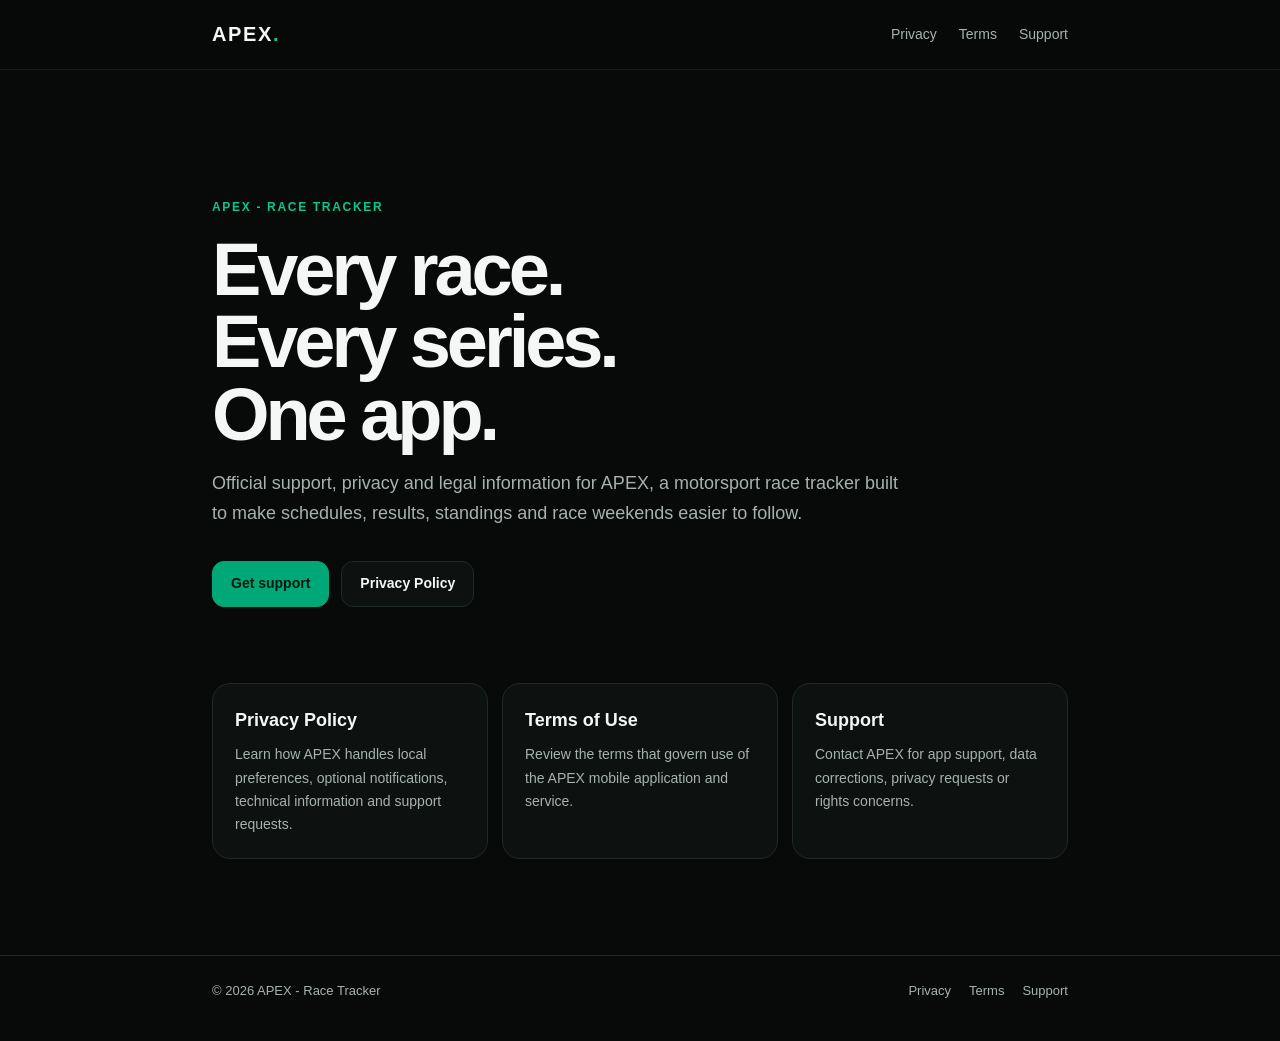
<file: index.html>
<!doctype html>
<html lang="en-CA">
<head>
  <meta charset="utf-8">
  <meta name="viewport" content="width=device-width,initial-scale=1">
  <meta name="theme-color" content="#070a09">
  <meta name="description" content="Official support and legal information for APEX - Race Tracker.">
  <title>APEX - Race Tracker</title>
  <link rel="stylesheet" href="styles.css">
</head>
<body>
  <header class="site-header">
    <nav class="nav" aria-label="Primary">
      <a class="brand" href="./">APEX<span class="brand-dot">.</span></a>
      <div class="nav-links">
        <a href="privacy/">Privacy</a>
        <a href="terms/">Terms</a>
        <a href="support/">Support</a>
      </div>
    </nav>
  </header>
  <main>
    <section class="hero">
      <div class="eyebrow">APEX - Race Tracker</div>
      <h1>Every race.<br>Every series.<br>One app.</h1>
      <p class="hero-copy">Official support, privacy and legal information for APEX, a motorsport race tracker built to make schedules, results, standings and race weekends easier to follow.</p>
      <div class="actions">
        <a class="button primary" href="support/">Get support</a>
        <a class="button" href="privacy/">Privacy Policy</a>
      </div>
    </section>
    <section class="grid" aria-label="APEX information">
      <a class="card" href="privacy/">
        <h2>Privacy Policy</h2>
        <p>Learn how APEX handles local preferences, optional notifications, technical information and support requests.</p>
      </a>
      <a class="card" href="terms/">
        <h2>Terms of Use</h2>
        <p>Review the terms that govern use of the APEX mobile application and service.</p>
      </a>
      <a class="card" href="support/">
        <h2>Support</h2>
        <p>Contact APEX for app support, data corrections, privacy requests or rights concerns.</p>
      </a>
    </section>
  </main>
  <footer class="footer">
    <div class="footer-inner">
      <span>© 2026 APEX - Race Tracker</span>
      <div class="footer-links">
        <a href="privacy/">Privacy</a>
        <a href="terms/">Terms</a>
        <a href="support/">Support</a>
      </div>
    </div>
  </footer>
</body>
</html>
</file>
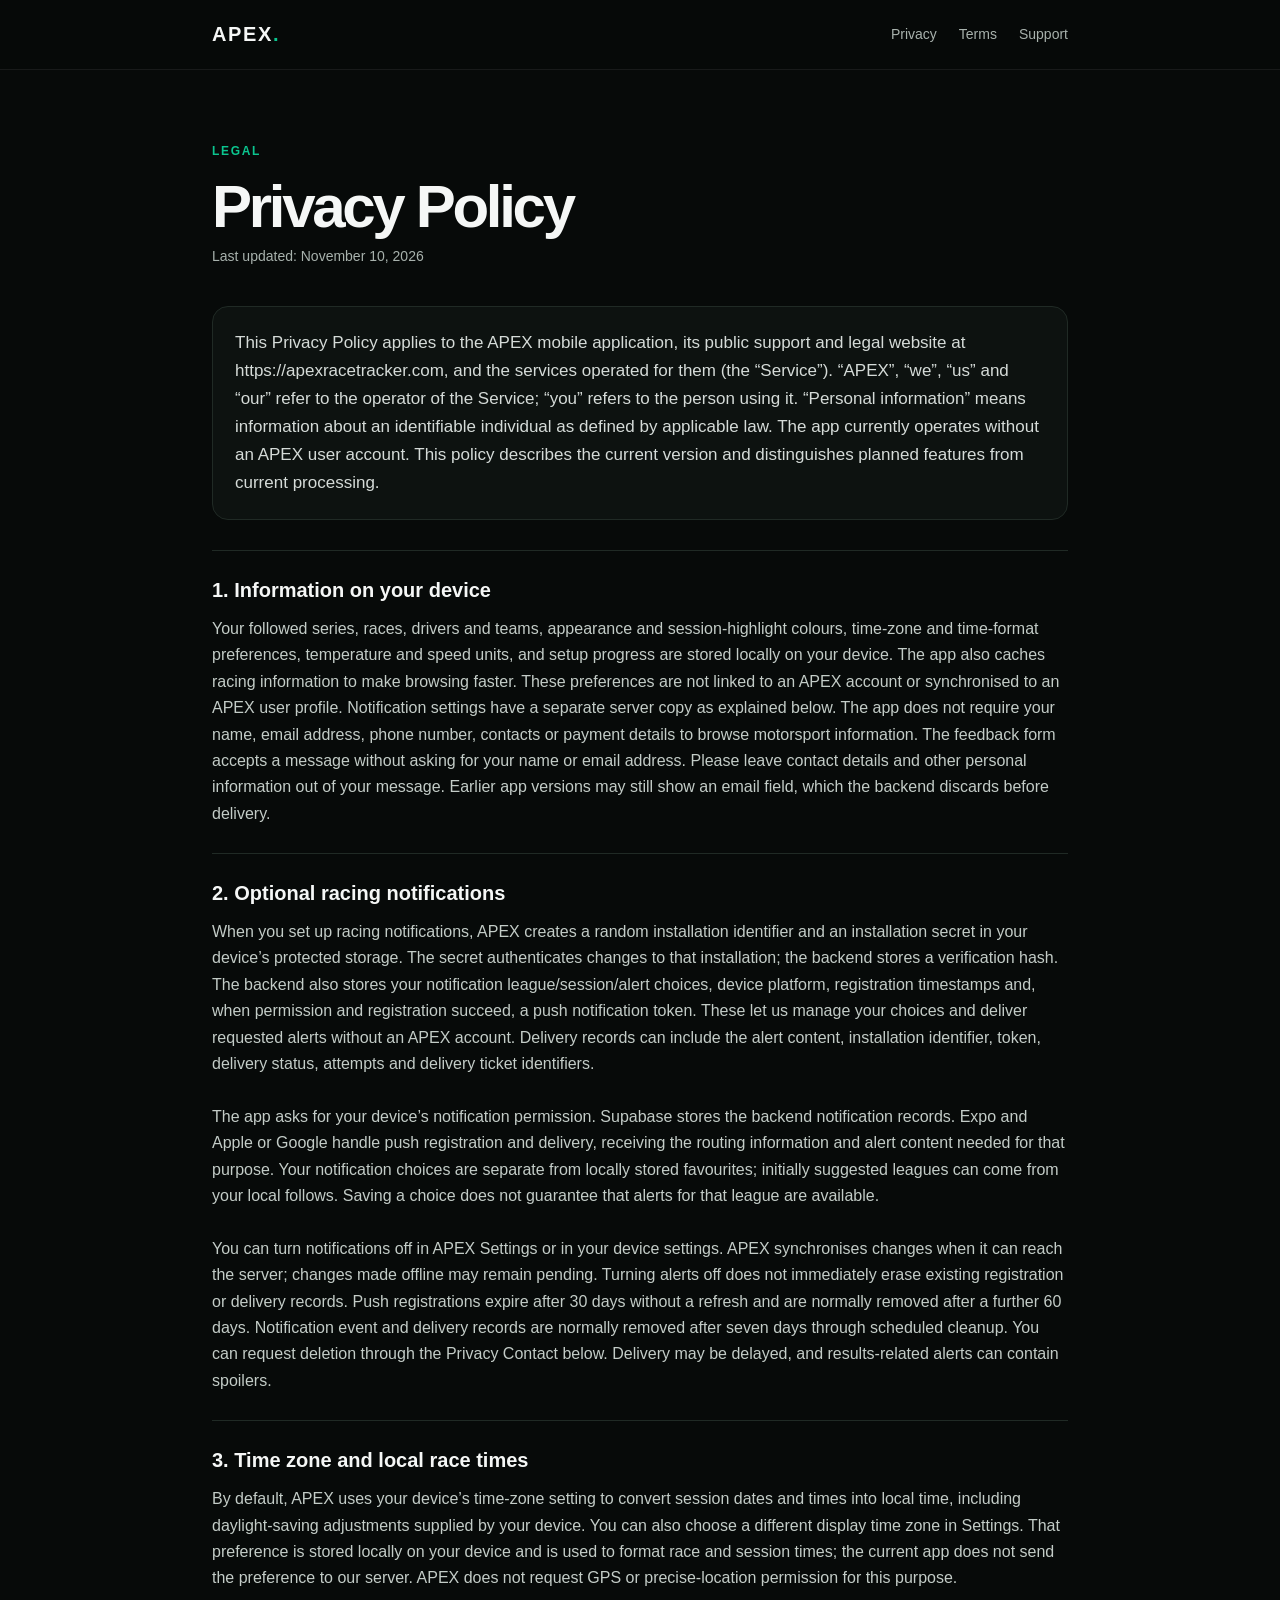
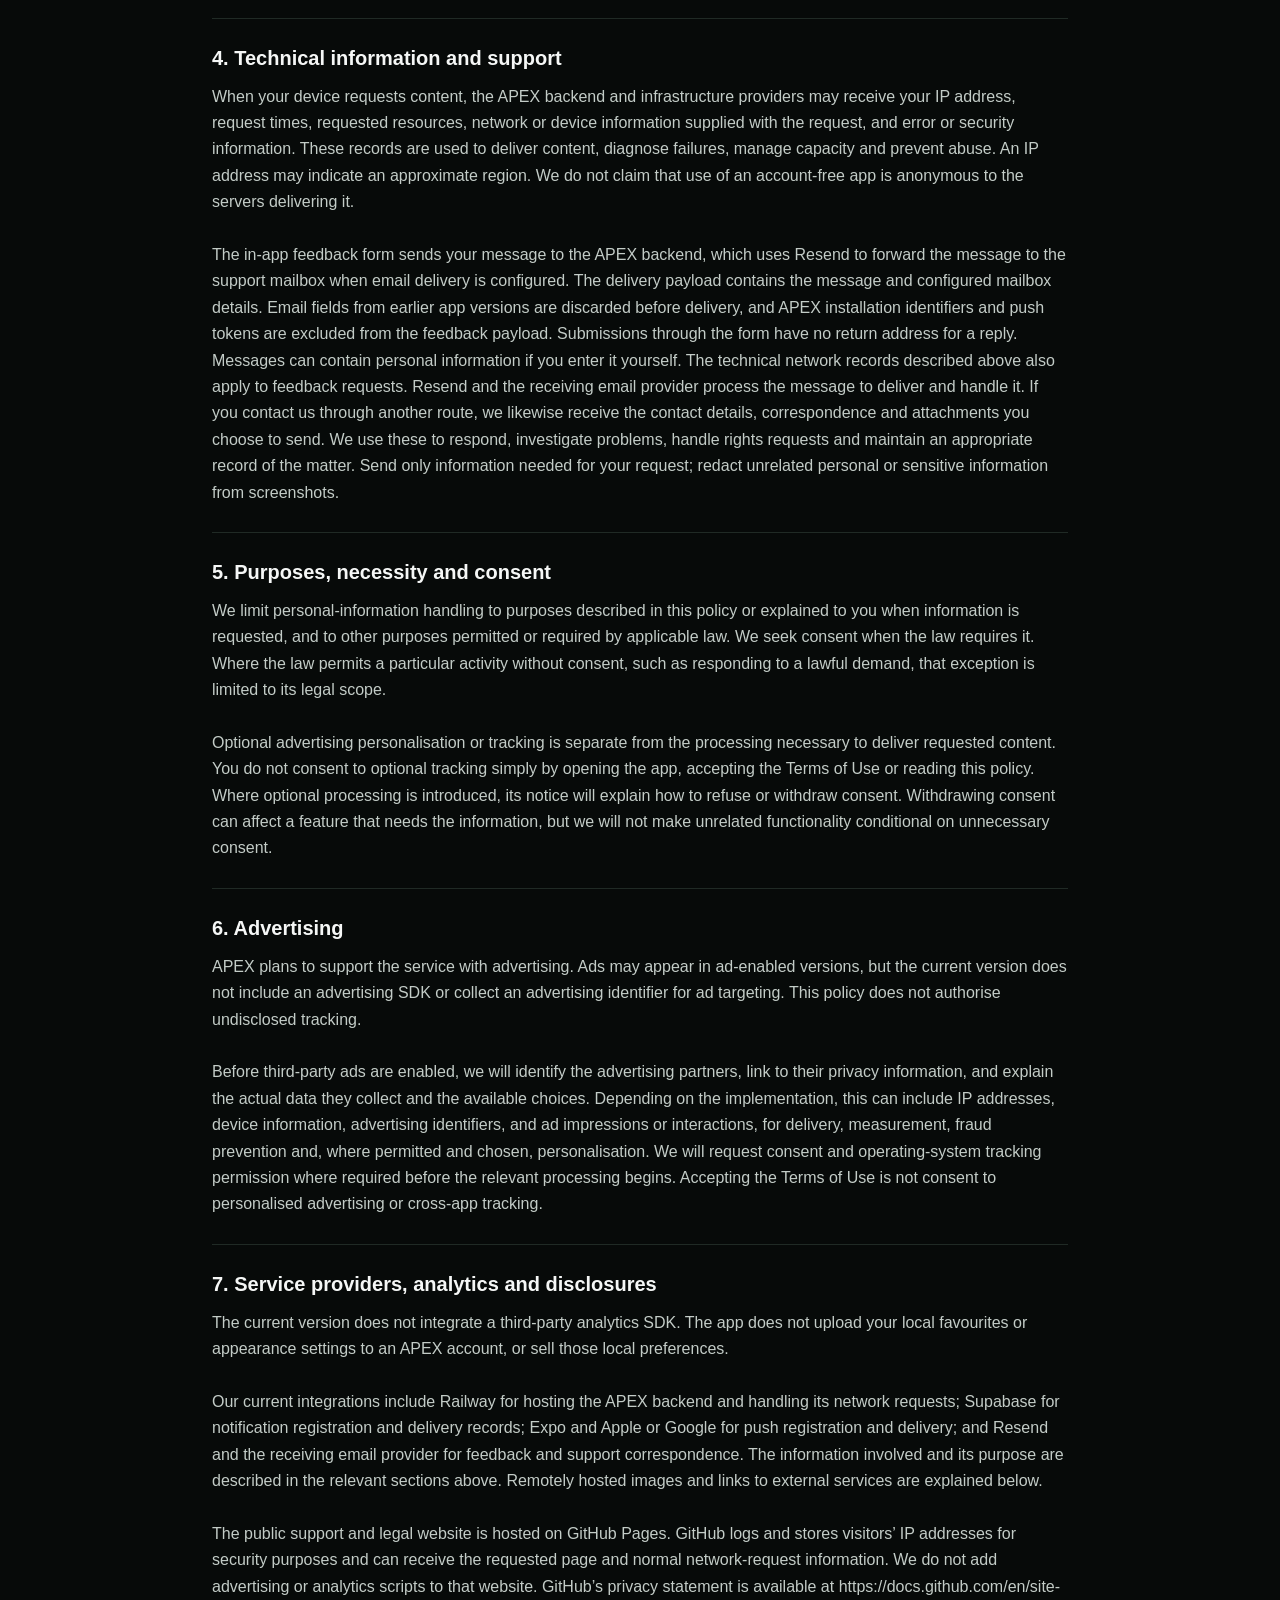
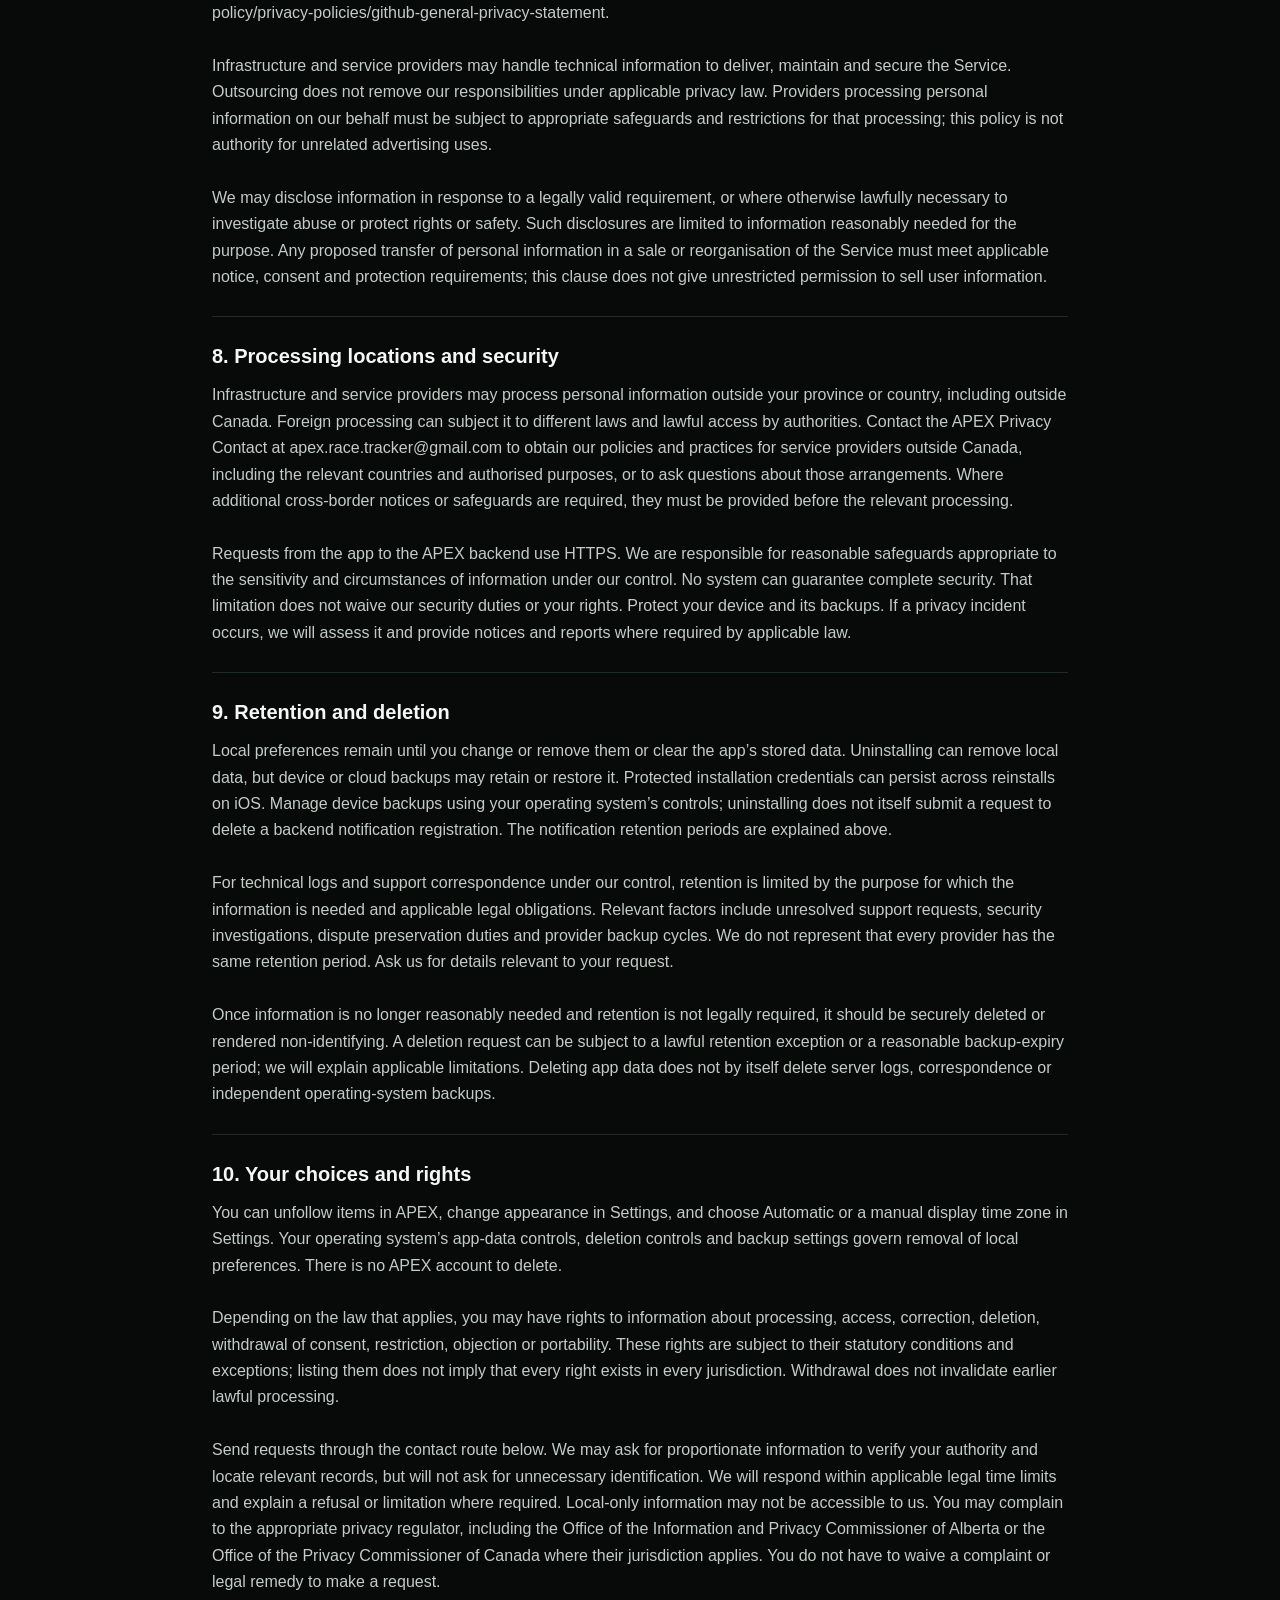
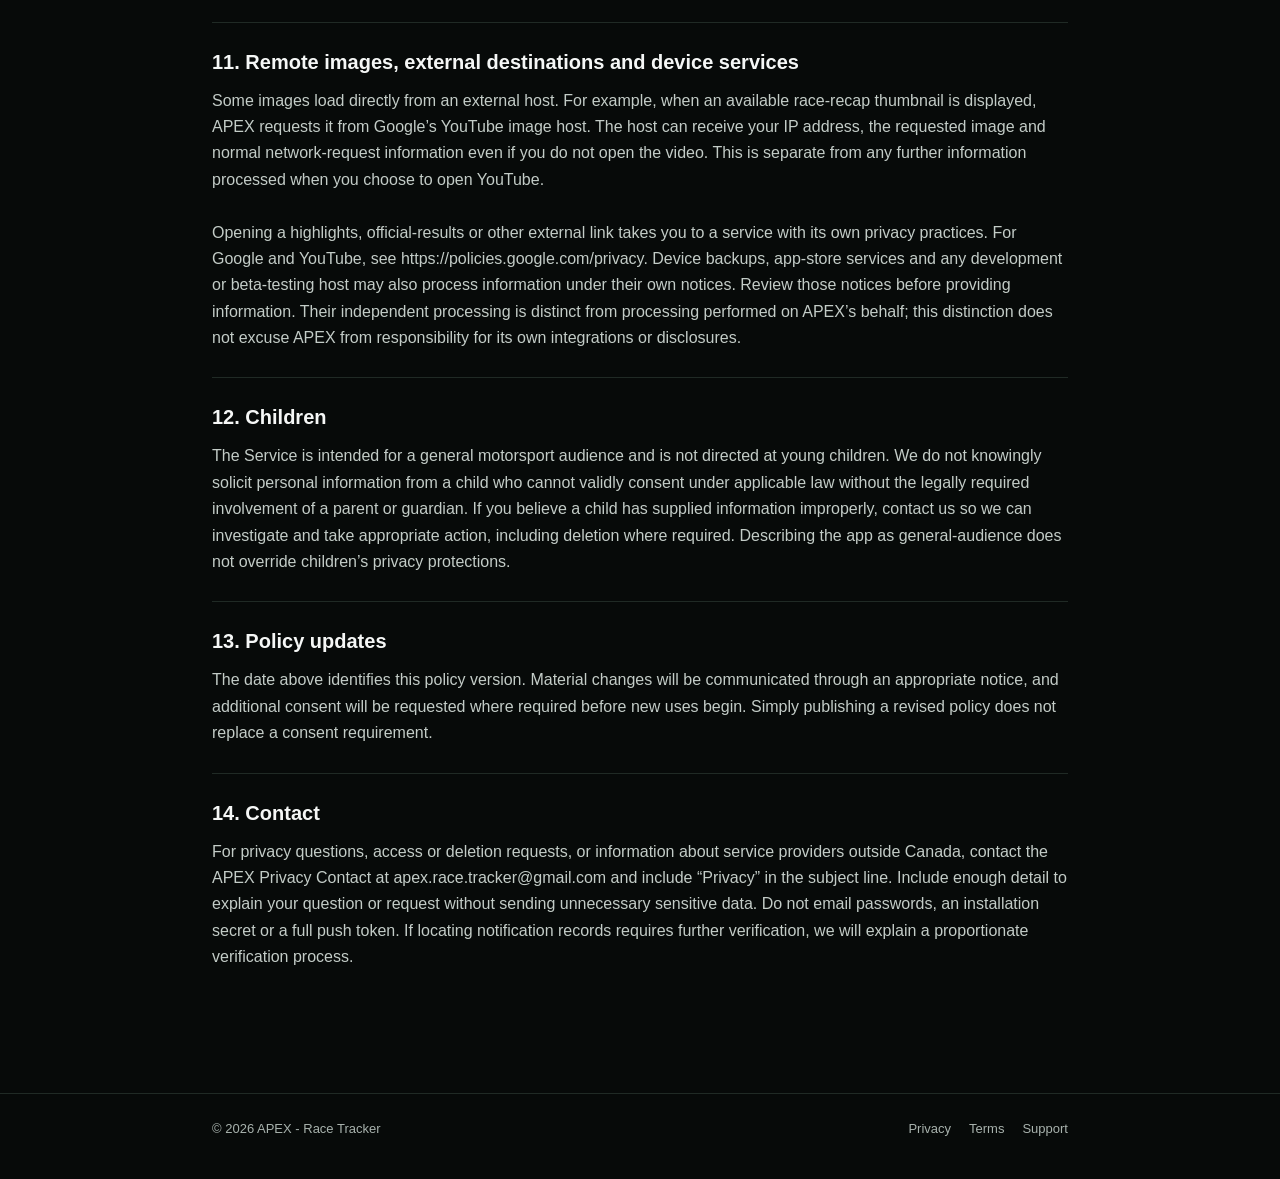
<file: privacy/index.html>
<!doctype html>
<html lang="en-CA">
<head>
  <meta charset="utf-8">
  <meta name="viewport" content="width=device-width,initial-scale=1">
  <meta name="theme-color" content="#070a09">
  <meta name="description" content="Privacy Policy for APEX - Race Tracker.">
  <title>Privacy Policy | APEX</title>
  <link rel="stylesheet" href="../styles.css">
</head>
<body>
  <header class="site-header">
    <nav class="nav" aria-label="Primary">
      <a class="brand" href="../">APEX<span class="brand-dot">.</span></a>
      <div class="nav-links">
        <a href="../privacy/">Privacy</a>
        <a href="../terms/">Terms</a>
        <a href="../support/">Support</a>
      </div>
    </nav>
  </header>
  <main>
    <div class="eyebrow">Legal</div>
    <h1 class="page-title" id="legal-title">Privacy Policy</h1>
    <div class="updated" id="legal-updated">Last updated: November 10, 2026</div>
    <div class="intro" id="legal-intro">This Privacy Policy applies to the APEX mobile application, its public support and legal website at https://apexracetracker.com, and the services operated for them (the “Service”). “APEX”, “we”, “us” and “our” refer to the operator of the Service; “you” refers to the person using it. “Personal information” means information about an identifiable individual as defined by applicable law. The app currently operates without an APEX user account. This policy describes the current version and distinguishes planned features from current processing.</div>
    <div id="legal-sections">
      <section class="legal-section">
        <h2>1. Information on your device</h2>
        <p>Your followed series, races, drivers and teams, appearance and session-highlight colours, time-zone and time-format preferences, temperature and speed units, and setup progress are stored locally on your device. The app also caches racing information to make browsing faster. These preferences are not linked to an APEX account or synchronised to an APEX user profile. Notification settings have a separate server copy as explained below. The app does not require your name, email address, phone number, contacts or payment details to browse motorsport information. The feedback form accepts a message without asking for your name or email address. Please leave contact details and other personal information out of your message. Earlier app versions may still show an email field, which the backend discards before delivery.</p>
      </section>
      <section class="legal-section">
        <h2>2. Optional racing notifications</h2>
        <p>When you set up racing notifications, APEX creates a random installation identifier and an installation secret in your device’s protected storage. The secret authenticates changes to that installation; the backend stores a verification hash. The backend also stores your notification league/session/alert choices, device platform, registration timestamps and, when permission and registration succeed, a push notification token. These let us manage your choices and deliver requested alerts without an APEX account. Delivery records can include the alert content, installation identifier, token, delivery status, attempts and delivery ticket identifiers.

The app asks for your device’s notification permission. Supabase stores the backend notification records. Expo and Apple or Google handle push registration and delivery, receiving the routing information and alert content needed for that purpose. Your notification choices are separate from locally stored favourites; initially suggested leagues can come from your local follows. Saving a choice does not guarantee that alerts for that league are available.

You can turn notifications off in APEX Settings or in your device settings. APEX synchronises changes when it can reach the server; changes made offline may remain pending. Turning alerts off does not immediately erase existing registration or delivery records. Push registrations expire after 30 days without a refresh and are normally removed after a further 60 days. Notification event and delivery records are normally removed after seven days through scheduled cleanup. You can request deletion through the Privacy Contact below. Delivery may be delayed, and results-related alerts can contain spoilers.</p>
      </section>
      <section class="legal-section">
        <h2>3. Time zone and local race times</h2>
        <p>By default, APEX uses your device’s time-zone setting to convert session dates and times into local time, including daylight-saving adjustments supplied by your device. You can also choose a different display time zone in Settings. That preference is stored locally on your device and is used to format race and session times; the current app does not send the preference to our server. APEX does not request GPS or precise-location permission for this purpose.</p>
      </section>
      <section class="legal-section">
        <h2>4. Technical information and support</h2>
        <p>When your device requests content, the APEX backend and infrastructure providers may receive your IP address, request times, requested resources, network or device information supplied with the request, and error or security information. These records are used to deliver content, diagnose failures, manage capacity and prevent abuse. An IP address may indicate an approximate region. We do not claim that use of an account-free app is anonymous to the servers delivering it.

The in-app feedback form sends your message to the APEX backend, which uses Resend to forward the message to the support mailbox when email delivery is configured. The delivery payload contains the message and configured mailbox details. Email fields from earlier app versions are discarded before delivery, and APEX installation identifiers and push tokens are excluded from the feedback payload. Submissions through the form have no return address for a reply. Messages can contain personal information if you enter it yourself. The technical network records described above also apply to feedback requests. Resend and the receiving email provider process the message to deliver and handle it. If you contact us through another route, we likewise receive the contact details, correspondence and attachments you choose to send. We use these to respond, investigate problems, handle rights requests and maintain an appropriate record of the matter. Send only information needed for your request; redact unrelated personal or sensitive information from screenshots.</p>
      </section>
      <section class="legal-section">
        <h2>5. Purposes, necessity and consent</h2>
        <p>We limit personal-information handling to purposes described in this policy or explained to you when information is requested, and to other purposes permitted or required by applicable law. We seek consent when the law requires it. Where the law permits a particular activity without consent, such as responding to a lawful demand, that exception is limited to its legal scope.

Optional advertising personalisation or tracking is separate from the processing necessary to deliver requested content. You do not consent to optional tracking simply by opening the app, accepting the Terms of Use or reading this policy. Where optional processing is introduced, its notice will explain how to refuse or withdraw consent. Withdrawing consent can affect a feature that needs the information, but we will not make unrelated functionality conditional on unnecessary consent.</p>
      </section>
      <section class="legal-section">
        <h2>6. Advertising</h2>
        <p>APEX plans to support the service with advertising. Ads may appear in ad-enabled versions, but the current version does not include an advertising SDK or collect an advertising identifier for ad targeting. This policy does not authorise undisclosed tracking.

Before third-party ads are enabled, we will identify the advertising partners, link to their privacy information, and explain the actual data they collect and the available choices. Depending on the implementation, this can include IP addresses, device information, advertising identifiers, and ad impressions or interactions, for delivery, measurement, fraud prevention and, where permitted and chosen, personalisation. We will request consent and operating-system tracking permission where required before the relevant processing begins. Accepting the Terms of Use is not consent to personalised advertising or cross-app tracking.</p>
      </section>
      <section class="legal-section">
        <h2>7. Service providers, analytics and disclosures</h2>
        <p>The current version does not integrate a third-party analytics SDK. The app does not upload your local favourites or appearance settings to an APEX account, or sell those local preferences.

Our current integrations include Railway for hosting the APEX backend and handling its network requests; Supabase for notification registration and delivery records; Expo and Apple or Google for push registration and delivery; and Resend and the receiving email provider for feedback and support correspondence. The information involved and its purpose are described in the relevant sections above. Remotely hosted images and links to external services are explained below.

The public support and legal website is hosted on GitHub Pages. GitHub logs and stores visitors’ IP addresses for security purposes and can receive the requested page and normal network-request information. We do not add advertising or analytics scripts to that website. GitHub’s privacy statement is available at https://docs.github.com/en/site-policy/privacy-policies/github-general-privacy-statement.

Infrastructure and service providers may handle technical information to deliver, maintain and secure the Service. Outsourcing does not remove our responsibilities under applicable privacy law. Providers processing personal information on our behalf must be subject to appropriate safeguards and restrictions for that processing; this policy is not authority for unrelated advertising uses.

We may disclose information in response to a legally valid requirement, or where otherwise lawfully necessary to investigate abuse or protect rights or safety. Such disclosures are limited to information reasonably needed for the purpose. Any proposed transfer of personal information in a sale or reorganisation of the Service must meet applicable notice, consent and protection requirements; this clause does not give unrestricted permission to sell user information.</p>
      </section>
      <section class="legal-section">
        <h2>8. Processing locations and security</h2>
        <p>Infrastructure and service providers may process personal information outside your province or country, including outside Canada. Foreign processing can subject it to different laws and lawful access by authorities. Contact the APEX Privacy Contact at apex.race.tracker@gmail.com to obtain our policies and practices for service providers outside Canada, including the relevant countries and authorised purposes, or to ask questions about those arrangements. Where additional cross-border notices or safeguards are required, they must be provided before the relevant processing.

Requests from the app to the APEX backend use HTTPS. We are responsible for reasonable safeguards appropriate to the sensitivity and circumstances of information under our control. No system can guarantee complete security. That limitation does not waive our security duties or your rights. Protect your device and its backups. If a privacy incident occurs, we will assess it and provide notices and reports where required by applicable law.</p>
      </section>
      <section class="legal-section">
        <h2>9. Retention and deletion</h2>
        <p>Local preferences remain until you change or remove them or clear the app’s stored data. Uninstalling can remove local data, but device or cloud backups may retain or restore it. Protected installation credentials can persist across reinstalls on iOS. Manage device backups using your operating system’s controls; uninstalling does not itself submit a request to delete a backend notification registration. The notification retention periods are explained above.

For technical logs and support correspondence under our control, retention is limited by the purpose for which the information is needed and applicable legal obligations. Relevant factors include unresolved support requests, security investigations, dispute preservation duties and provider backup cycles. We do not represent that every provider has the same retention period. Ask us for details relevant to your request.

Once information is no longer reasonably needed and retention is not legally required, it should be securely deleted or rendered non-identifying. A deletion request can be subject to a lawful retention exception or a reasonable backup-expiry period; we will explain applicable limitations. Deleting app data does not by itself delete server logs, correspondence or independent operating-system backups.</p>
      </section>
      <section class="legal-section">
        <h2>10. Your choices and rights</h2>
        <p>You can unfollow items in APEX, change appearance in Settings, and choose Automatic or a manual display time zone in Settings. Your operating system’s app-data controls, deletion controls and backup settings govern removal of local preferences. There is no APEX account to delete.

Depending on the law that applies, you may have rights to information about processing, access, correction, deletion, withdrawal of consent, restriction, objection or portability. These rights are subject to their statutory conditions and exceptions; listing them does not imply that every right exists in every jurisdiction. Withdrawal does not invalidate earlier lawful processing.

Send requests through the contact route below. We may ask for proportionate information to verify your authority and locate relevant records, but will not ask for unnecessary identification. We will respond within applicable legal time limits and explain a refusal or limitation where required. Local-only information may not be accessible to us. You may complain to the appropriate privacy regulator, including the Office of the Information and Privacy Commissioner of Alberta or the Office of the Privacy Commissioner of Canada where their jurisdiction applies. You do not have to waive a complaint or legal remedy to make a request.</p>
      </section>
      <section class="legal-section">
        <h2>11. Remote images, external destinations and device services</h2>
        <p>Some images load directly from an external host. For example, when an available race-recap thumbnail is displayed, APEX requests it from Google’s YouTube image host. The host can receive your IP address, the requested image and normal network-request information even if you do not open the video. This is separate from any further information processed when you choose to open YouTube.

Opening a highlights, official-results or other external link takes you to a service with its own privacy practices. For Google and YouTube, see https://policies.google.com/privacy. Device backups, app-store services and any development or beta-testing host may also process information under their own notices. Review those notices before providing information. Their independent processing is distinct from processing performed on APEX’s behalf; this distinction does not excuse APEX from responsibility for its own integrations or disclosures.</p>
      </section>
      <section class="legal-section">
        <h2>12. Children</h2>
        <p>The Service is intended for a general motorsport audience and is not directed at young children. We do not knowingly solicit personal information from a child who cannot validly consent under applicable law without the legally required involvement of a parent or guardian. If you believe a child has supplied information improperly, contact us so we can investigate and take appropriate action, including deletion where required. Describing the app as general-audience does not override children’s privacy protections.</p>
      </section>
      <section class="legal-section">
        <h2>13. Policy updates</h2>
        <p>The date above identifies this policy version. Material changes will be communicated through an appropriate notice, and additional consent will be requested where required before new uses begin. Simply publishing a revised policy does not replace a consent requirement.</p>
      </section>
      <section class="legal-section">
        <h2>14. Contact</h2>
        <p>For privacy questions, access or deletion requests, or information about service providers outside Canada, contact the APEX Privacy Contact at apex.race.tracker@gmail.com and include “Privacy” in the subject line. Include enough detail to explain your question or request without sending unnecessary sensitive data. Do not email passwords, an installation secret or a full push token. If locating notification records requires further verification, we will explain a proportionate verification process.</p>
      </section>
    </div>
  </main>
  <footer class="footer">
    <div class="footer-inner">
      <span>© 2026 APEX - Race Tracker</span>
      <div class="footer-links">
        <a href="../privacy/">Privacy</a>
        <a href="../terms/">Terms</a>
        <a href="../support/">Support</a>
      </div>
    </div>
  </footer>
</body>
</html>
</file>
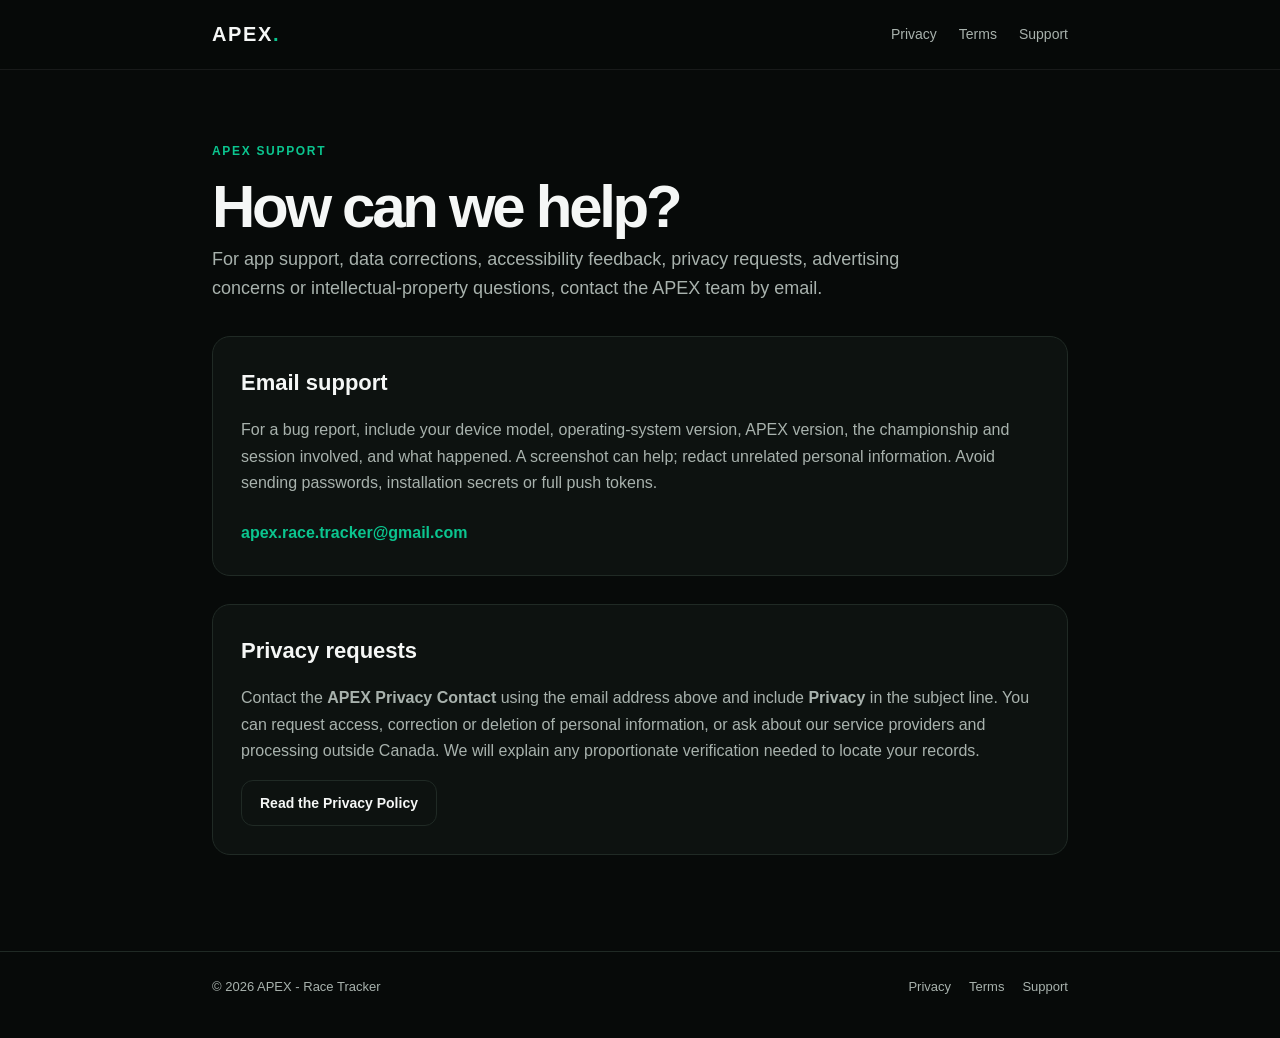
<file: support/index.html>
<!doctype html>
<html lang="en-CA">
<head>
  <meta charset="utf-8">
  <meta name="viewport" content="width=device-width,initial-scale=1">
  <meta name="theme-color" content="#070a09">
  <meta name="description" content="Support for APEX - Race Tracker.">
  <title>Support | APEX</title>
  <link rel="stylesheet" href="../styles.css">
</head>
<body>
  <header class="site-header">
    <nav class="nav" aria-label="Primary">
      <a class="brand" href="../">APEX<span class="brand-dot">.</span></a>
      <div class="nav-links">
        <a href="../privacy/">Privacy</a>
        <a href="../terms/">Terms</a>
        <a href="../support/">Support</a>
      </div>
    </nav>
  </header>
  <main>
    <div class="eyebrow">APEX Support</div>
    <h1 class="page-title">How can we help?</h1>
    <p class="hero-copy">For app support, data corrections, accessibility feedback, privacy requests, advertising concerns or intellectual-property questions, contact the APEX team by email.</p>
    <section class="support-box">
      <h2>Email support</h2>
      <p>For a bug report, include your device model, operating-system version, APEX version, the championship and session involved, and what happened. A screenshot can help; redact unrelated personal information. Avoid sending passwords, installation secrets or full push tokens.</p>
      <a class="email" href="mailto:apex.race.tracker@gmail.com">apex.race.tracker@gmail.com</a>
    </section>
    <section class="support-box">
      <h2>Privacy requests</h2>
      <p>Contact the <strong>APEX Privacy Contact</strong> using the email address above and include <strong>Privacy</strong> in the subject line. You can request access, correction or deletion of personal information, or ask about our service providers and processing outside Canada. We will explain any proportionate verification needed to locate your records.</p>
      <a class="button" href="../privacy/">Read the Privacy Policy</a>
    </section>
  </main>
  <footer class="footer">
    <div class="footer-inner">
      <span>© 2026 APEX - Race Tracker</span>
      <div class="footer-links">
        <a href="../privacy/">Privacy</a>
        <a href="../terms/">Terms</a>
        <a href="../support/">Support</a>
      </div>
    </div>
  </footer>
</body>
</html>
</file>
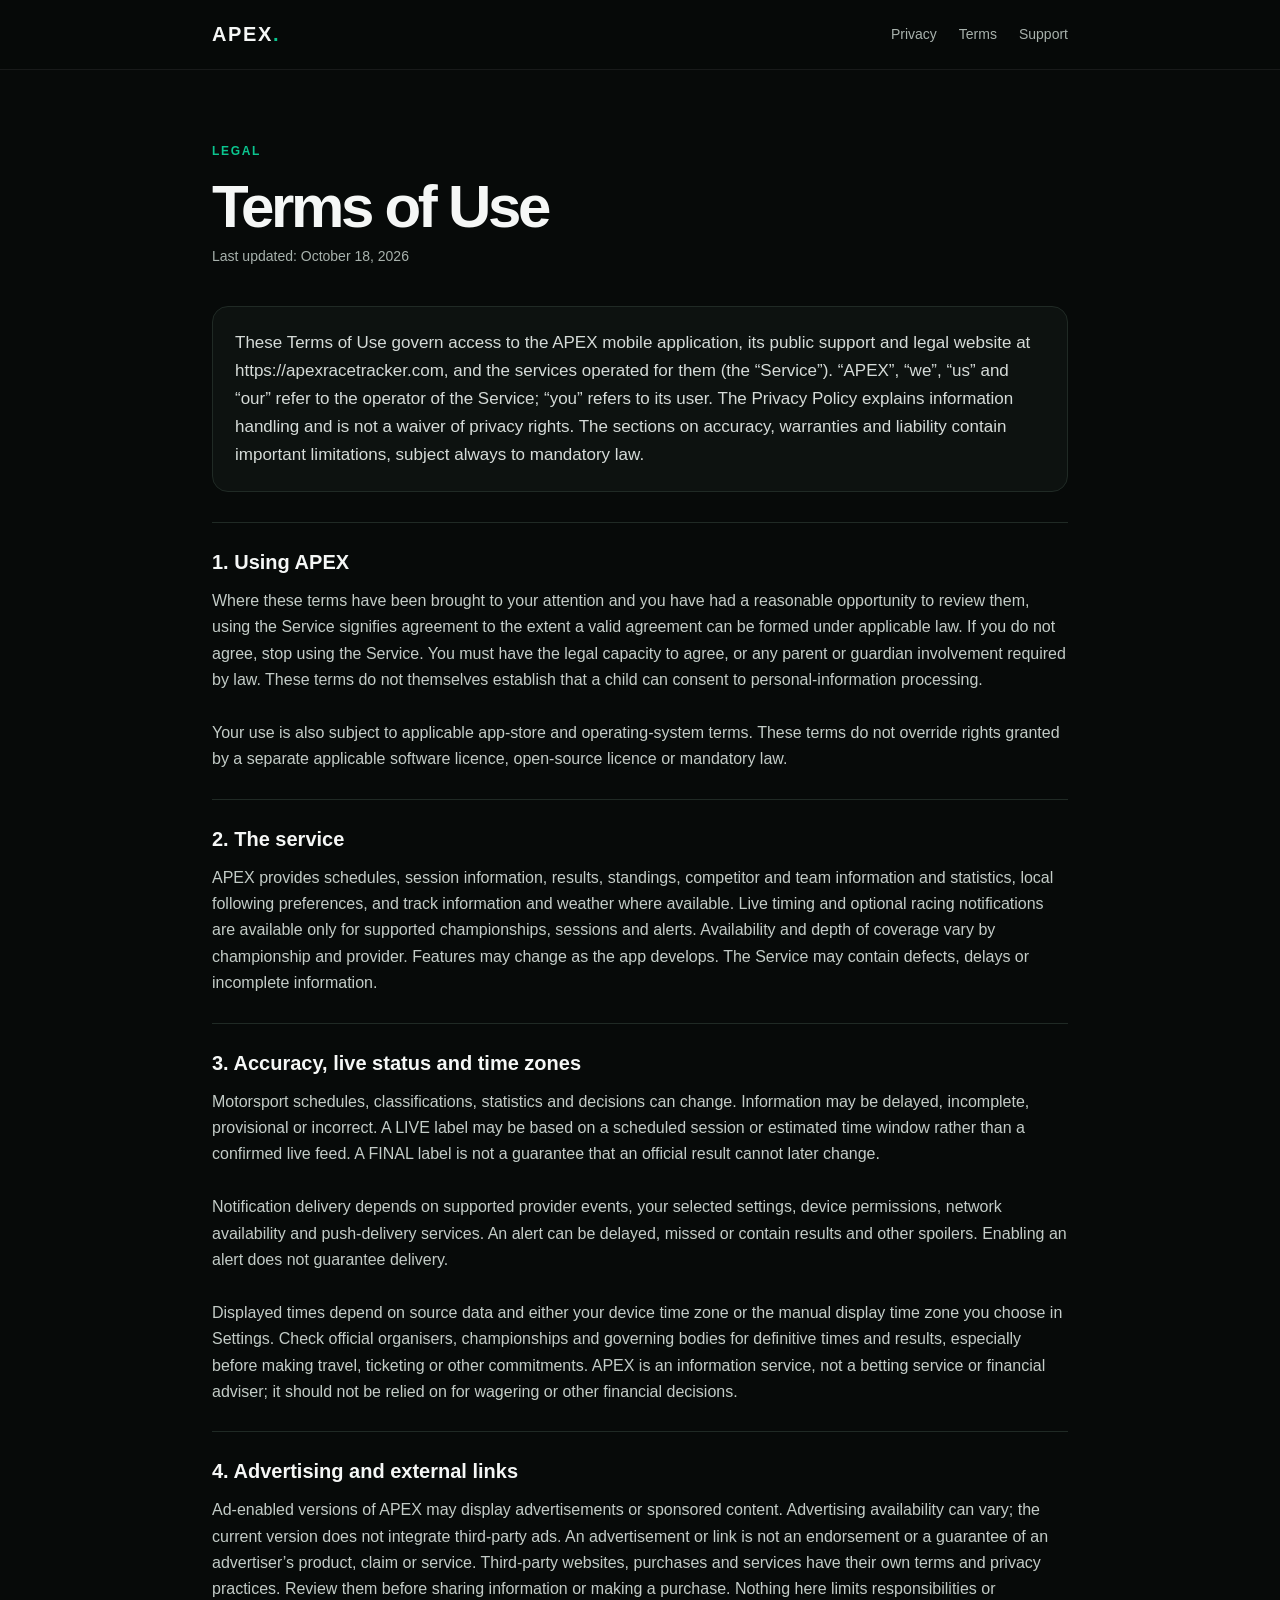
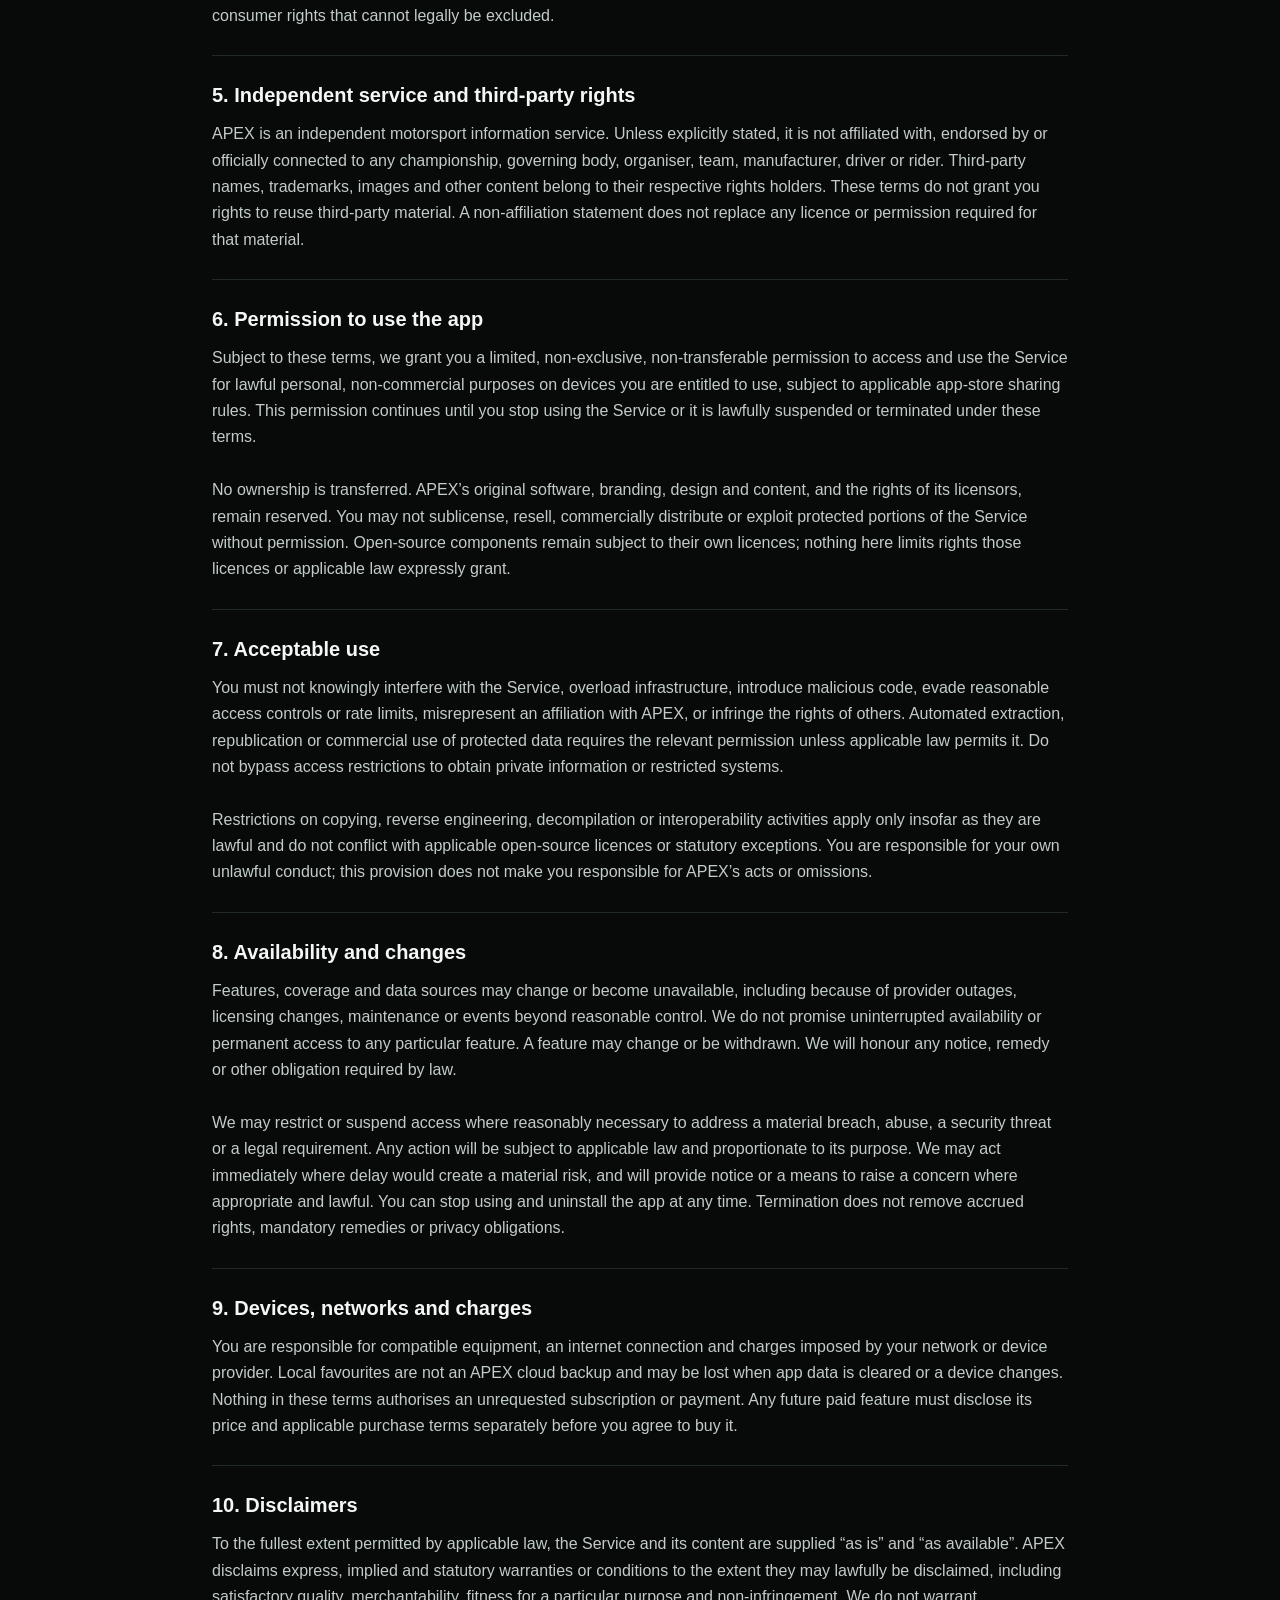
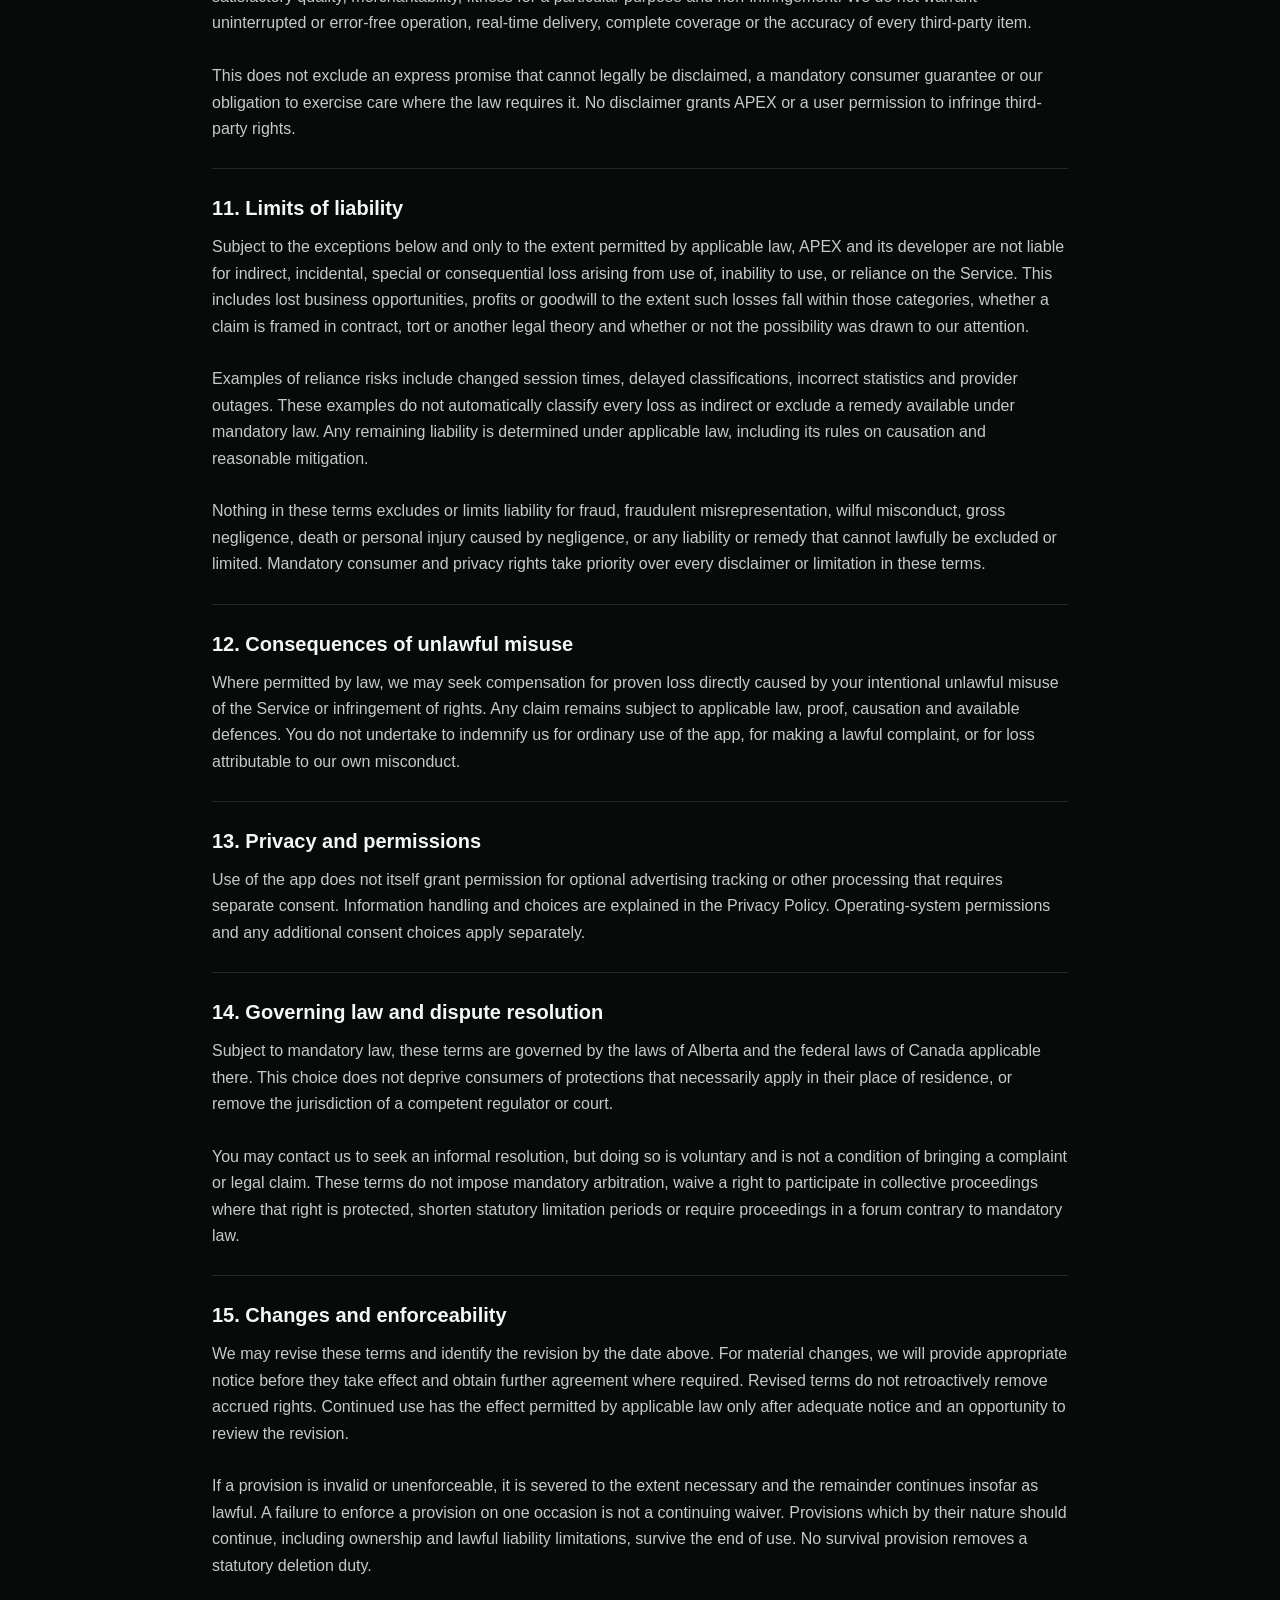
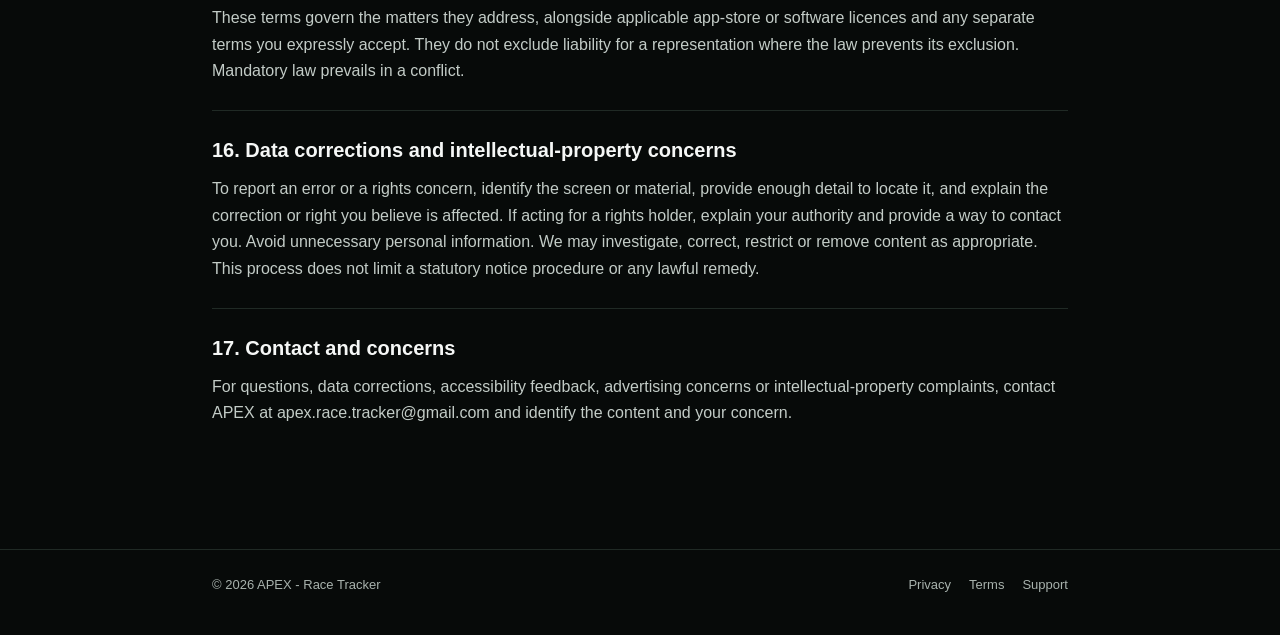
<file: terms/index.html>
<!doctype html>
<html lang="en-CA">
<head>
  <meta charset="utf-8">
  <meta name="viewport" content="width=device-width,initial-scale=1">
  <meta name="theme-color" content="#070a09">
  <meta name="description" content="Terms of Use for APEX - Race Tracker.">
  <title>Terms of Use | APEX</title>
  <link rel="stylesheet" href="../styles.css">
</head>
<body>
  <header class="site-header">
    <nav class="nav" aria-label="Primary">
      <a class="brand" href="../">APEX<span class="brand-dot">.</span></a>
      <div class="nav-links">
        <a href="../privacy/">Privacy</a>
        <a href="../terms/">Terms</a>
        <a href="../support/">Support</a>
      </div>
    </nav>
  </header>
  <main>
    <div class="eyebrow">Legal</div>
    <h1 class="page-title" id="legal-title">Terms of Use</h1>
    <div class="updated" id="legal-updated">Last updated: October 18, 2026</div>
    <div class="intro" id="legal-intro">These Terms of Use govern access to the APEX mobile application, its public support and legal website at https://apexracetracker.com, and the services operated for them (the “Service”). “APEX”, “we”, “us” and “our” refer to the operator of the Service; “you” refers to its user. The Privacy Policy explains information handling and is not a waiver of privacy rights. The sections on accuracy, warranties and liability contain important limitations, subject always to mandatory law.</div>
    <div id="legal-sections">
      <section class="legal-section">
        <h2>1. Using APEX</h2>
        <p>Where these terms have been brought to your attention and you have had a reasonable opportunity to review them, using the Service signifies agreement to the extent a valid agreement can be formed under applicable law. If you do not agree, stop using the Service. You must have the legal capacity to agree, or any parent or guardian involvement required by law. These terms do not themselves establish that a child can consent to personal-information processing.

Your use is also subject to applicable app-store and operating-system terms. These terms do not override rights granted by a separate applicable software licence, open-source licence or mandatory law.</p>
      </section>
      <section class="legal-section">
        <h2>2. The service</h2>
        <p>APEX provides schedules, session information, results, standings, competitor and team information and statistics, local following preferences, and track information and weather where available. Live timing and optional racing notifications are available only for supported championships, sessions and alerts. Availability and depth of coverage vary by championship and provider. Features may change as the app develops. The Service may contain defects, delays or incomplete information.</p>
      </section>
      <section class="legal-section">
        <h2>3. Accuracy, live status and time zones</h2>
        <p>Motorsport schedules, classifications, statistics and decisions can change. Information may be delayed, incomplete, provisional or incorrect. A LIVE label may be based on a scheduled session or estimated time window rather than a confirmed live feed. A FINAL label is not a guarantee that an official result cannot later change.

Notification delivery depends on supported provider events, your selected settings, device permissions, network availability and push-delivery services. An alert can be delayed, missed or contain results and other spoilers. Enabling an alert does not guarantee delivery.

Displayed times depend on source data and either your device time zone or the manual display time zone you choose in Settings. Check official organisers, championships and governing bodies for definitive times and results, especially before making travel, ticketing or other commitments. APEX is an information service, not a betting service or financial adviser; it should not be relied on for wagering or other financial decisions.</p>
      </section>
      <section class="legal-section">
        <h2>4. Advertising and external links</h2>
        <p>Ad-enabled versions of APEX may display advertisements or sponsored content. Advertising availability can vary; the current version does not integrate third-party ads. An advertisement or link is not an endorsement or a guarantee of an advertiser’s product, claim or service. Third-party websites, purchases and services have their own terms and privacy practices. Review them before sharing information or making a purchase. Nothing here limits responsibilities or consumer rights that cannot legally be excluded.</p>
      </section>
      <section class="legal-section">
        <h2>5. Independent service and third-party rights</h2>
        <p>APEX is an independent motorsport information service. Unless explicitly stated, it is not affiliated with, endorsed by or officially connected to any championship, governing body, organiser, team, manufacturer, driver or rider. Third-party names, trademarks, images and other content belong to their respective rights holders. These terms do not grant you rights to reuse third-party material. A non-affiliation statement does not replace any licence or permission required for that material.</p>
      </section>
      <section class="legal-section">
        <h2>6. Permission to use the app</h2>
        <p>Subject to these terms, we grant you a limited, non-exclusive, non-transferable permission to access and use the Service for lawful personal, non-commercial purposes on devices you are entitled to use, subject to applicable app-store sharing rules. This permission continues until you stop using the Service or it is lawfully suspended or terminated under these terms.

No ownership is transferred. APEX’s original software, branding, design and content, and the rights of its licensors, remain reserved. You may not sublicense, resell, commercially distribute or exploit protected portions of the Service without permission. Open-source components remain subject to their own licences; nothing here limits rights those licences or applicable law expressly grant.</p>
      </section>
      <section class="legal-section">
        <h2>7. Acceptable use</h2>
        <p>You must not knowingly interfere with the Service, overload infrastructure, introduce malicious code, evade reasonable access controls or rate limits, misrepresent an affiliation with APEX, or infringe the rights of others. Automated extraction, republication or commercial use of protected data requires the relevant permission unless applicable law permits it. Do not bypass access restrictions to obtain private information or restricted systems.

Restrictions on copying, reverse engineering, decompilation or interoperability activities apply only insofar as they are lawful and do not conflict with applicable open-source licences or statutory exceptions. You are responsible for your own unlawful conduct; this provision does not make you responsible for APEX’s acts or omissions.</p>
      </section>
      <section class="legal-section">
        <h2>8. Availability and changes</h2>
        <p>Features, coverage and data sources may change or become unavailable, including because of provider outages, licensing changes, maintenance or events beyond reasonable control. We do not promise uninterrupted availability or permanent access to any particular feature. A feature may change or be withdrawn. We will honour any notice, remedy or other obligation required by law.

We may restrict or suspend access where reasonably necessary to address a material breach, abuse, a security threat or a legal requirement. Any action will be subject to applicable law and proportionate to its purpose. We may act immediately where delay would create a material risk, and will provide notice or a means to raise a concern where appropriate and lawful. You can stop using and uninstall the app at any time. Termination does not remove accrued rights, mandatory remedies or privacy obligations.</p>
      </section>
      <section class="legal-section">
        <h2>9. Devices, networks and charges</h2>
        <p>You are responsible for compatible equipment, an internet connection and charges imposed by your network or device provider. Local favourites are not an APEX cloud backup and may be lost when app data is cleared or a device changes. Nothing in these terms authorises an unrequested subscription or payment. Any future paid feature must disclose its price and applicable purchase terms separately before you agree to buy it.</p>
      </section>
      <section class="legal-section">
        <h2>10. Disclaimers</h2>
        <p>To the fullest extent permitted by applicable law, the Service and its content are supplied “as is” and “as available”. APEX disclaims express, implied and statutory warranties or conditions to the extent they may lawfully be disclaimed, including satisfactory quality, merchantability, fitness for a particular purpose and non-infringement. We do not warrant uninterrupted or error-free operation, real-time delivery, complete coverage or the accuracy of every third-party item.

This does not exclude an express promise that cannot legally be disclaimed, a mandatory consumer guarantee or our obligation to exercise care where the law requires it. No disclaimer grants APEX or a user permission to infringe third-party rights.</p>
      </section>
      <section class="legal-section">
        <h2>11. Limits of liability</h2>
        <p>Subject to the exceptions below and only to the extent permitted by applicable law, APEX and its developer are not liable for indirect, incidental, special or consequential loss arising from use of, inability to use, or reliance on the Service. This includes lost business opportunities, profits or goodwill to the extent such losses fall within those categories, whether a claim is framed in contract, tort or another legal theory and whether or not the possibility was drawn to our attention.

Examples of reliance risks include changed session times, delayed classifications, incorrect statistics and provider outages. These examples do not automatically classify every loss as indirect or exclude a remedy available under mandatory law. Any remaining liability is determined under applicable law, including its rules on causation and reasonable mitigation.

Nothing in these terms excludes or limits liability for fraud, fraudulent misrepresentation, wilful misconduct, gross negligence, death or personal injury caused by negligence, or any liability or remedy that cannot lawfully be excluded or limited. Mandatory consumer and privacy rights take priority over every disclaimer or limitation in these terms.</p>
      </section>
      <section class="legal-section">
        <h2>12. Consequences of unlawful misuse</h2>
        <p>Where permitted by law, we may seek compensation for proven loss directly caused by your intentional unlawful misuse of the Service or infringement of rights. Any claim remains subject to applicable law, proof, causation and available defences. You do not undertake to indemnify us for ordinary use of the app, for making a lawful complaint, or for loss attributable to our own misconduct.</p>
      </section>
      <section class="legal-section">
        <h2>13. Privacy and permissions</h2>
        <p>Use of the app does not itself grant permission for optional advertising tracking or other processing that requires separate consent. Information handling and choices are explained in the Privacy Policy. Operating-system permissions and any additional consent choices apply separately.</p>
      </section>
      <section class="legal-section">
        <h2>14. Governing law and dispute resolution</h2>
        <p>Subject to mandatory law, these terms are governed by the laws of Alberta and the federal laws of Canada applicable there. This choice does not deprive consumers of protections that necessarily apply in their place of residence, or remove the jurisdiction of a competent regulator or court.

You may contact us to seek an informal resolution, but doing so is voluntary and is not a condition of bringing a complaint or legal claim. These terms do not impose mandatory arbitration, waive a right to participate in collective proceedings where that right is protected, shorten statutory limitation periods or require proceedings in a forum contrary to mandatory law.</p>
      </section>
      <section class="legal-section">
        <h2>15. Changes and enforceability</h2>
        <p>We may revise these terms and identify the revision by the date above. For material changes, we will provide appropriate notice before they take effect and obtain further agreement where required. Revised terms do not retroactively remove accrued rights. Continued use has the effect permitted by applicable law only after adequate notice and an opportunity to review the revision.

If a provision is invalid or unenforceable, it is severed to the extent necessary and the remainder continues insofar as lawful. A failure to enforce a provision on one occasion is not a continuing waiver. Provisions which by their nature should continue, including ownership and lawful liability limitations, survive the end of use. No survival provision removes a statutory deletion duty.

These terms govern the matters they address, alongside applicable app-store or software licences and any separate terms you expressly accept. They do not exclude liability for a representation where the law prevents its exclusion. Mandatory law prevails in a conflict.</p>
      </section>
      <section class="legal-section">
        <h2>16. Data corrections and intellectual-property concerns</h2>
        <p>To report an error or a rights concern, identify the screen or material, provide enough detail to locate it, and explain the correction or right you believe is affected. If acting for a rights holder, explain your authority and provide a way to contact you. Avoid unnecessary personal information. We may investigate, correct, restrict or remove content as appropriate. This process does not limit a statutory notice procedure or any lawful remedy.</p>
      </section>
      <section class="legal-section">
        <h2>17. Contact and concerns</h2>
        <p>For questions, data corrections, accessibility feedback, advertising concerns or intellectual-property complaints, contact APEX at apex.race.tracker@gmail.com and identify the content and your concern.</p>
      </section>
    </div>
  </main>
  <footer class="footer">
    <div class="footer-inner">
      <span>© 2026 APEX - Race Tracker</span>
      <div class="footer-links">
        <a href="../privacy/">Privacy</a>
        <a href="../terms/">Terms</a>
        <a href="../support/">Support</a>
      </div>
    </div>
  </footer>
</body>
</html>
</file>
<file: styles.css>
:root{
  --bg:#070a09;
  --panel:#0d1210;
  --panel-2:#111814;
  --text:#f5f7f6;
  --muted:#a8b2ad;
  --line:#202a25;
  --green:#00a878;
  --green-soft:#0bc58f;
  --max:900px;
}
*{box-sizing:border-box}
html{scroll-behavior:smooth}
body{
  margin:0;
  background:var(--bg);
  color:var(--text);
  font-family:Inter,ui-sans-serif,-apple-system,BlinkMacSystemFont,"Segoe UI",sans-serif;
  line-height:1.65;
}
a{color:inherit}
.site-header{
  position:sticky;top:0;z-index:10;
  border-bottom:1px solid rgba(255,255,255,.07);
  background:rgba(7,10,9,.88);
  backdrop-filter:blur(16px);
}
.nav{
  max-width:var(--max);margin:0 auto;padding:18px 22px;
  display:flex;align-items:center;justify-content:space-between;gap:20px;
}
.brand{
  text-decoration:none;font-weight:800;letter-spacing:.08em;font-size:20px;
}
.brand-dot{color:var(--green-soft)}
.nav-links{display:flex;gap:22px;font-size:14px;color:var(--muted)}
.nav-links a{text-decoration:none}
.nav-links a:hover{color:var(--text)}
main{max-width:var(--max);margin:0 auto;padding:72px 22px 96px}
.hero{padding:56px 0 28px}
.eyebrow{
  color:var(--green-soft);text-transform:uppercase;font-weight:700;
  letter-spacing:.14em;font-size:12px;margin-bottom:16px;
}
h1{
  margin:0 0 18px;font-size:clamp(42px,8vw,74px);line-height:.98;
  letter-spacing:-.055em;
}
.hero-copy{max-width:690px;color:var(--muted);font-size:18px;margin:0 0 32px}
.actions{display:flex;flex-wrap:wrap;gap:12px}
.button{
  display:inline-flex;align-items:center;justify-content:center;
  min-height:46px;padding:0 18px;border-radius:12px;text-decoration:none;
  font-weight:700;font-size:14px;border:1px solid var(--line);
  background:var(--panel);transition:.18s ease;
}
.button.primary{background:var(--green);border-color:var(--green);color:#001a11}
.button:hover{transform:translateY(-1px);border-color:#344039}
.grid{
  display:grid;grid-template-columns:repeat(3,1fr);gap:14px;margin-top:48px
}
.card{
  display:block;text-decoration:none;background:var(--panel);
  border:1px solid var(--line);border-radius:18px;padding:22px;
}
.card h2{font-size:18px;margin:0 0 8px}
.card p{font-size:14px;color:var(--muted);margin:0}
.page-title{font-size:clamp(38px,7vw,60px);margin-bottom:8px}
.updated{color:var(--muted);font-size:14px;margin-bottom:38px}
.intro{
  overflow-wrap:anywhere;
  color:#d5dbd8;font-size:17px;padding:22px;background:var(--panel);
  border:1px solid var(--line);border-radius:16px;margin-bottom:30px
}
.legal-section{padding:26px 0;border-top:1px solid var(--line)}
.legal-section h2{font-size:20px;line-height:1.35;margin:0 0 12px}
.legal-section p{margin:0;color:#c3ccc7;white-space:pre-line;overflow-wrap:anywhere}
.support-box{
  padding:28px;background:var(--panel);border:1px solid var(--line);
  border-radius:18px;margin-top:28px
}
.support-box h2{margin:0 0 10px;font-size:22px}
.support-box p{color:var(--muted)}
.email{
  display:inline-block;margin-top:8px;color:var(--green-soft);
  text-decoration:none;font-weight:700;word-break:break-word
}
.footer{
  border-top:1px solid var(--line);color:var(--muted);font-size:13px
}
.footer-inner{
  max-width:var(--max);margin:0 auto;padding:24px 22px 40px;
  display:flex;justify-content:space-between;gap:18px;flex-wrap:wrap
}
.footer-links{display:flex;gap:18px}
.footer a{text-decoration:none}
@media (max-width:700px){
  .nav{align-items:flex-start}
  .nav-links{gap:12px;flex-wrap:wrap;justify-content:flex-end}
  main{padding-top:42px}
  .hero{padding-top:24px}
  .grid{grid-template-columns:1fr}
}
</file>
